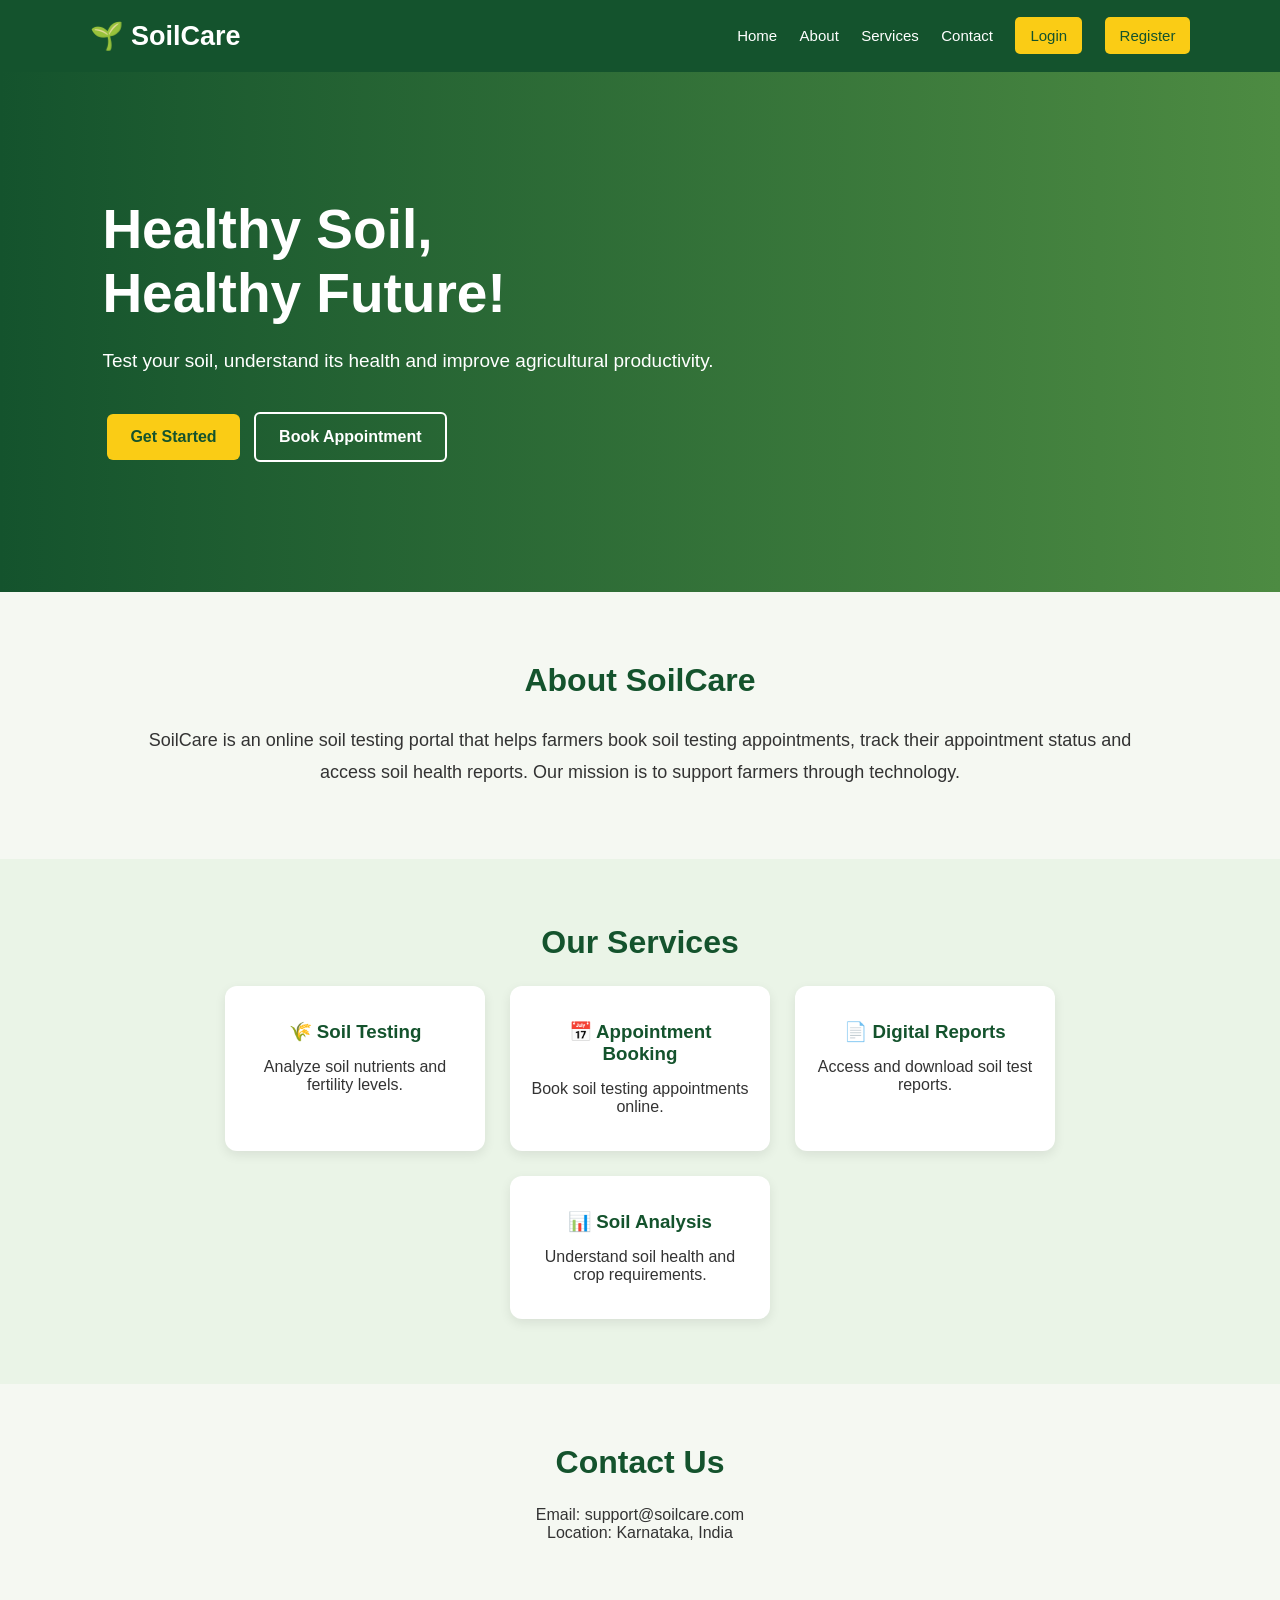
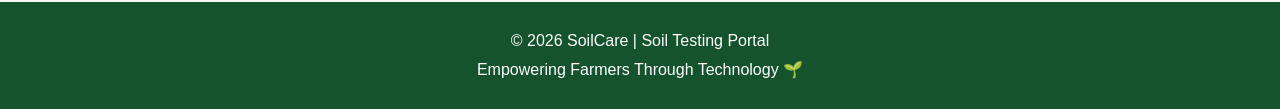
<file: index.html>
<!DOCTYPE html>
<html lang="en">
<head>
    <meta charset="UTF-8">
    <meta name="viewport" content="width=device-width, initial-scale=1.0">
    <title>SoilCare - Soil Testing Portal</title>
    <link rel="stylesheet" href="style.css">
</head>
<body>

<header>
    <div class="logo">🌱 SoilCare</div>

    <nav>
        <a href="index.html">Home</a>
        <a href="#about">About</a>
        <a href="#services">Services</a>
        <a href="#contact">Contact</a>
        <a href="login.html" class="nav-btn">Login</a>
        <a href="register.html" class="nav-btn">Register</a>
    </nav>
</header>

<section class="hero">
    <div class="hero-content">
        <h1>Healthy Soil,<br>Healthy Future!</h1>

        <p>
            Test your soil, understand its health and
            improve agricultural productivity.
        </p>

        <a href="register.html" class="main-btn">Get Started</a>
        <a href="login.html" class="outline-btn">Book Appointment</a>
    </div>
</section>

<section class="about" id="about">
    <h2>About SoilCare</h2>

    <p>
        SoilCare is an online soil testing portal that helps
        farmers book soil testing appointments, track their
        appointment status and access soil health reports.
        Our mission is to support farmers through technology.
    </p>
</section>

<section class="services" id="services">
    <h2>Our Services</h2>

    <div class="service-container">

        <div class="service-card">
            <h3>🌾 Soil Testing</h3>
            <p>Analyze soil nutrients and fertility levels.</p>
        </div>

        <div class="service-card">
            <h3>📅 Appointment Booking</h3>
            <p>Book soil testing appointments online.</p>
        </div>

        <div class="service-card">
            <h3>📄 Digital Reports</h3>
            <p>Access and download soil test reports.</p>
        </div>

        <div class="service-card">
            <h3>📊 Soil Analysis</h3>
            <p>Understand soil health and crop requirements.</p>
        </div>

    </div>
</section>

<section class="contact" id="contact">
    <h2>Contact Us</h2>
    <p>Email: support@soilcare.com</p>
    <p>Location: Karnataka, India</p>
</section>

<footer>
    <p>© 2026 SoilCare | Soil Testing Portal</p>
    <p>Empowering Farmers Through Technology 🌱</p>
</footer>

</body>
</html>
</file>
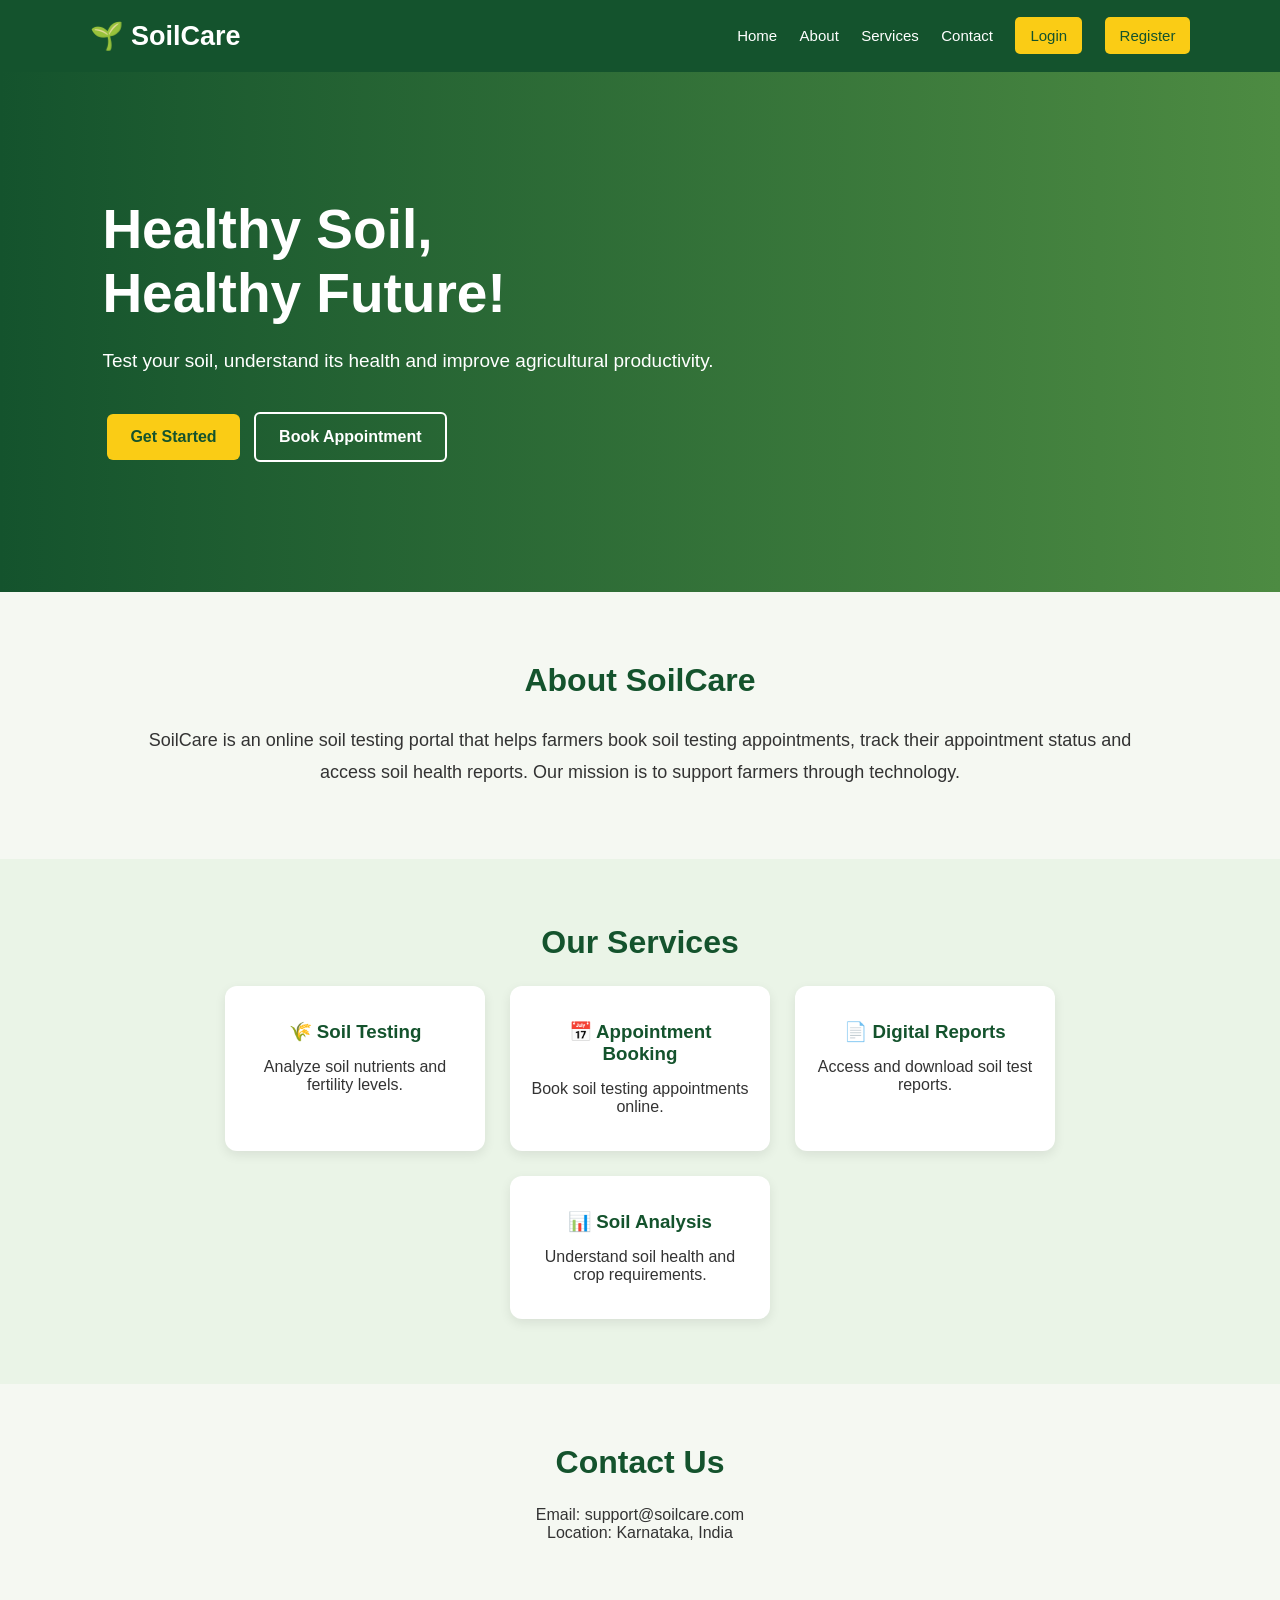
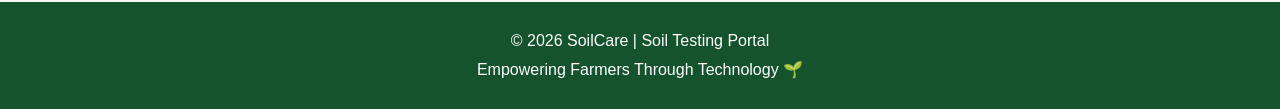
<file: admin.html>
<!DOCTYPE html>
<html lang="en">
<head>
    <meta charset="UTF-8">
    <meta name="viewport" content="width=device-width, initial-scale=1.0">
    <title>SoilCare Admin</title>
    <link rel="stylesheet" href="style.css">
</head>
<body>

<header>
    <div class="logo">🌱 SoilCare Admin</div>
    <nav>
        <a href="index.html">Home</a>
        <button class="logout-btn" onclick="adminLogout()">Logout</button>
    </nav>
</header>

<h1 class="page-title">Admin Dashboard</h1>

<div class="form-container">
    <h2>Upload Soil Testing Report</h2>

    <form id="uploadForm">

        <input type="text"
               id="reportAppointment"
               placeholder="Enter Appointment ID"
               required>

        <input type="file"
               id="reportFile"
               accept=".pdf"
               required>

        <button type="submit">Upload PDF Report</button>

    </form>
</div>

<div class="table-container">
    <h2>Farmer Appointments</h2>

    <table>
        <thead>
            <tr>
                <th>Appointment ID</th>
                <th>Farmer</th>
                <th>Mobile</th>
                <th>Village</th>
                <th>Soil Type</th>
                <th>Crop</th>
                <th>Date</th>
                <th>Status</th>
                <th>Action</th>
            </tr>
        </thead>

        <tbody id="appointmentTable"></tbody>
    </table>
</div>

<script src="script.js"></script>

</body>
</html>
</file>
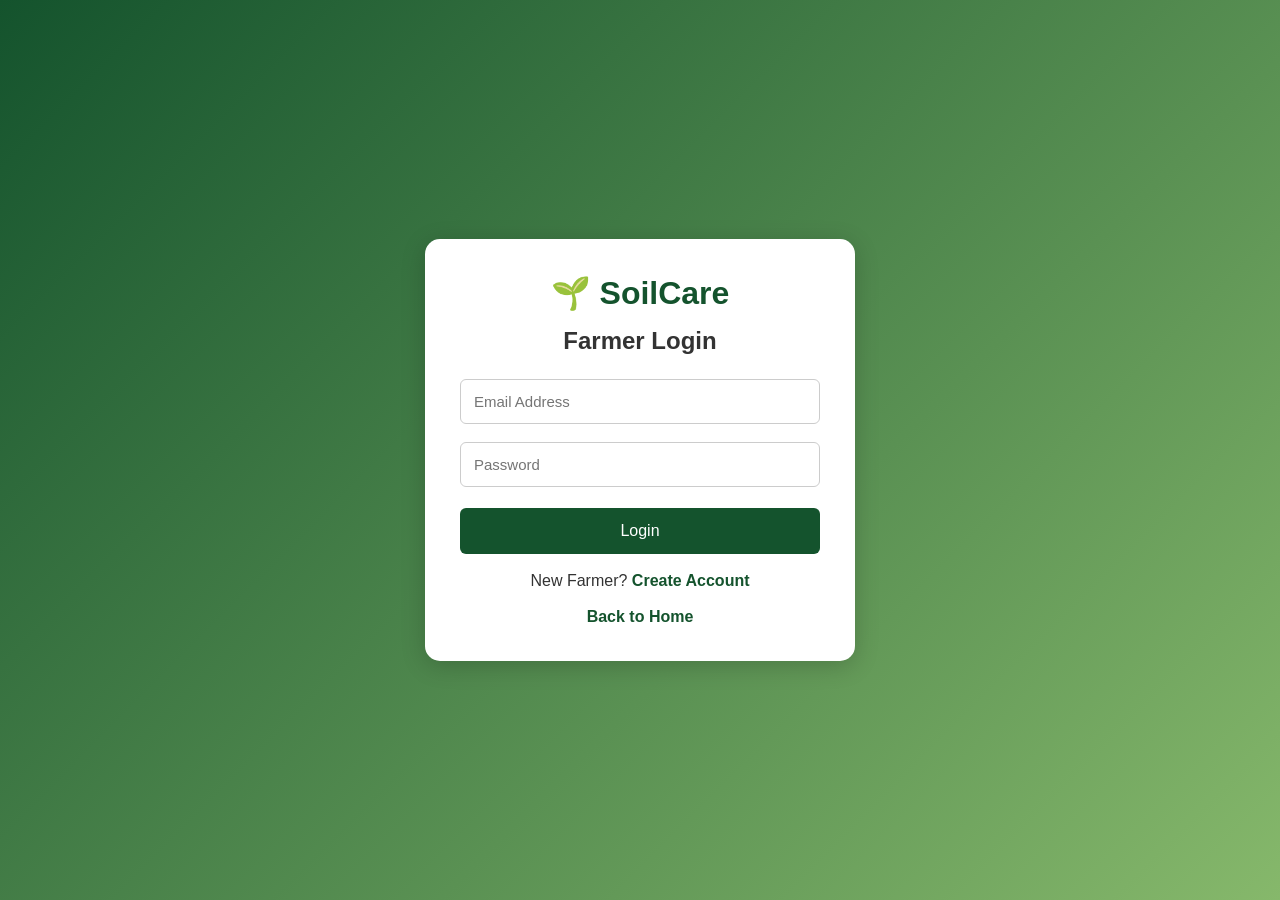
<file: appointment.html>
<!DOCTYPE html>
<html lang="en">
<head>
    <meta charset="UTF-8">
    <meta name="viewport" content="width=device-width, initial-scale=1.0">
    <title>Book Appointment</title>
    <link rel="stylesheet" href="style.css">
</head>
<body>

<header>
    <div class="logo">🌱 SoilCare</div>

    <nav>
        <a href="dashboard.html">Dashboard</a>
        <a href="reports.html">Reports</a>
        <button class="logout-btn" onclick="logout()">Logout</button>
    </nav>
</header>

<h1 class="page-title">Soil Testing Appointment</h1>

<div class="form-container">

    <h2>Enter Soil Details</h2>

    <form id="appointmentForm">

        <input type="text" id="farmer"
            placeholder="Farmer Name" required>

        <input type="tel" id="mobile"
            placeholder="Mobile Number" required
            pattern="[0-9]{10}" maxlength="10">

        <input type="text" id="village"
            placeholder="Village Name" required>

        <input type="text" id="land"
            placeholder="Land Area (e.g. 2 Acres)" required>

        <select id="soilType" required>
            <option value="">Select Soil Type</option>
            <option>Red Soil</option>
            <option>Black Soil</option>
            <option>Alluvial Soil</option>
            <option>Sandy Soil</option>
            <option>Clay Soil</option>
            <option>Other</option>
        </select>

        <input type="text" id="crop"
            placeholder="Crop Currently Growing / Planned" required>

        <input type="date" id="date" required>

        <textarea id="description"
            placeholder="Additional Information"></textarea>

        <button type="submit">Submit Appointment</button>

    </form>

</div>

<script src="script.js"></script>
</body>
</html>
</file>
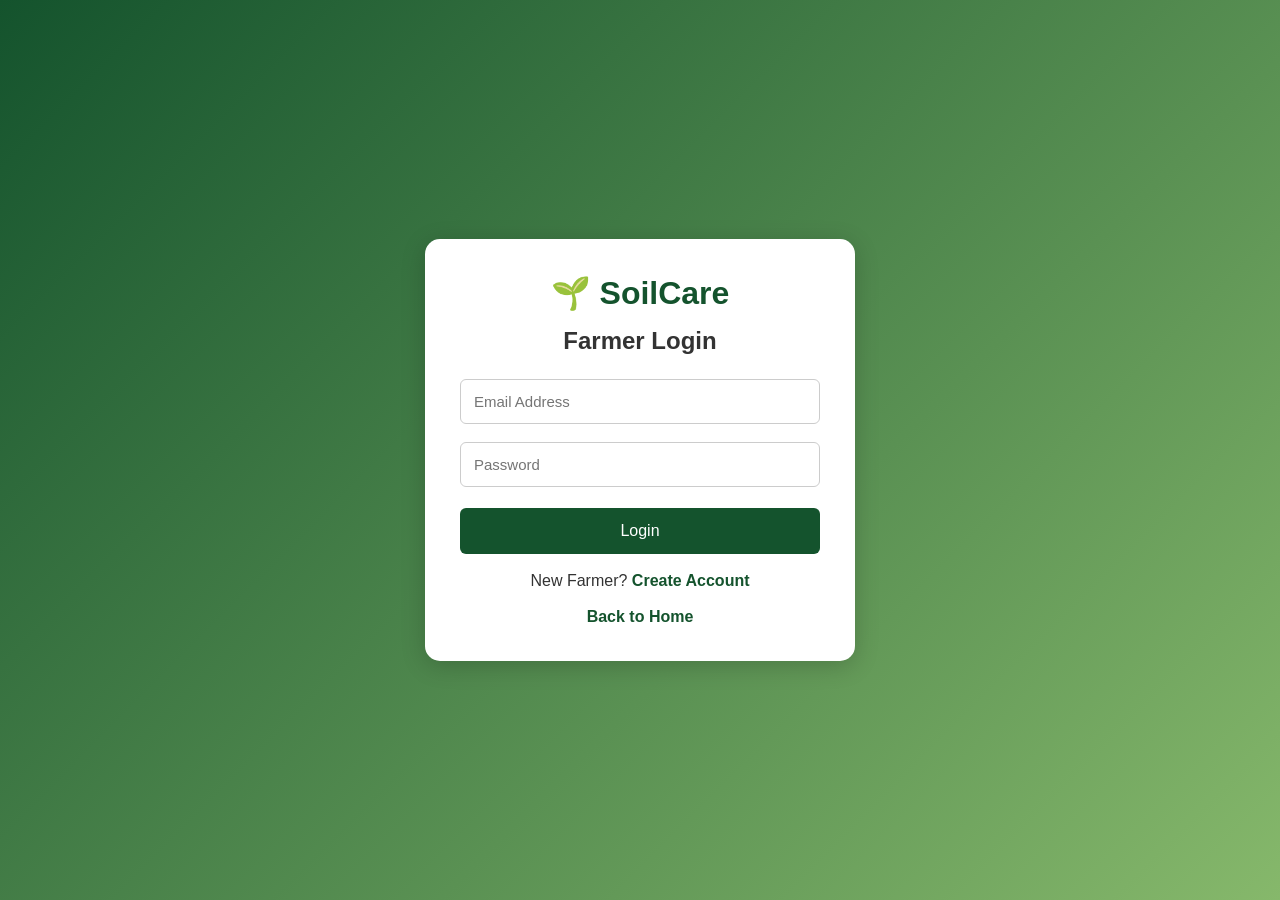
<file: dashboard.html>
<!DOCTYPE html>
<html lang="en">
<head>
    <meta charset="UTF-8">
    <meta name="viewport" content="width=device-width, initial-scale=1.0">
    <title>Farmer Dashboard</title>
    <link rel="stylesheet" href="style.css">
</head>
<body>

<header>
    <div class="logo">🌱 SoilCare</div>

    <nav>
        <a href="dashboard.html">Dashboard</a>
        <a href="appointment.html">Book Appointment</a>
        <a href="reports.html">Reports</a>
        <button class="logout-btn" onclick="logout()">Logout</button>
    </nav>
</header>

<h1 class="page-title">
    Welcome, <span id="farmerName">Farmer</span>!
</h1>

<section class="dashboard">

    <div class="dashboard-cards">

        <div class="dash-card">
            <h2>Total Appointments</h2>
            <p id="totalAppointments">0</p>
        </div>

        <div class="dash-card">
            <h2>Pending</h2>
            <p id="pendingAppointments">0</p>
        </div>

        <div class="dash-card">
            <h2>Completed</h2>
            <p id="completedAppointments">0</p>
        </div>

        <div class="dash-card">
            <h2>Reports</h2>
            <p id="totalReports">0</p>
        </div>

    </div>

    <br><br>

    <div style="text-align:center;">

        <a href="appointment.html" class="page-btn">
            Book Soil Testing
        </a>

        <a href="reports.html" class="page-btn">
            View Soil Reports
        </a>

    </div>

</section>

<script src="script.js"></script>
</body>
</html>
</file>
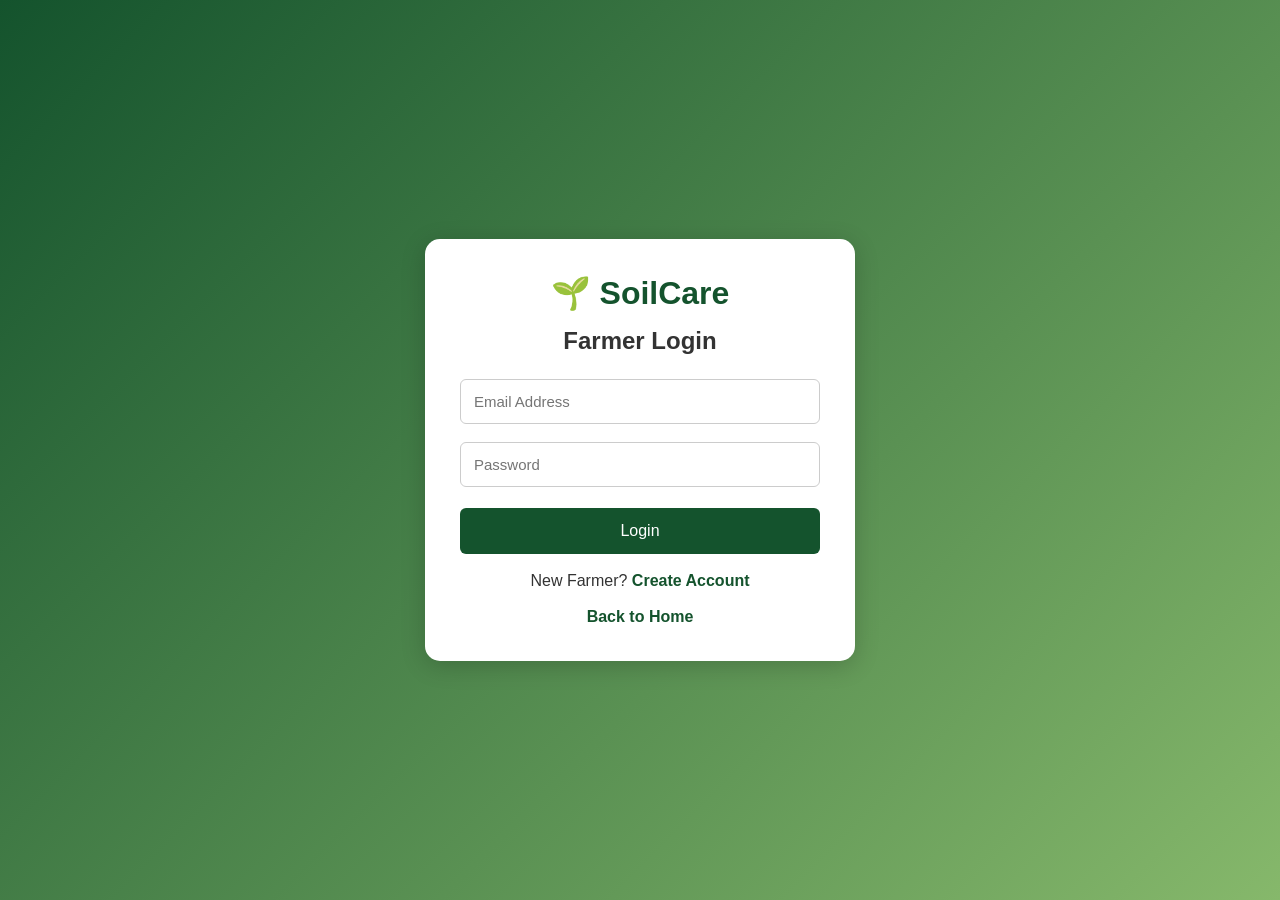
<file: login.html>
<!DOCTYPE html>
<html lang="en">
<head>
    <meta charset="UTF-8">
    <meta name="viewport" content="width=device-width, initial-scale=1.0">
    <title>Farmer Login</title>
    <link rel="stylesheet" href="style.css">
</head>
<body>

<div class="auth-container">

    <div class="auth-box">

        <h1>🌱 SoilCare</h1>
        <h2>Farmer Login</h2>

        <form id="loginForm">

            <input type="email" id="loginEmail"
                placeholder="Email Address" required>

            <input type="password" id="loginPassword"
                placeholder="Password" required>

            <button type="submit">Login</button>

        </form>

        <p>New Farmer?
            <a href="register.html">Create Account</a>
        </p>

        <a href="index.html">Back to Home</a>

    </div>

</div>

<script src="script.js"></script>
</body>
</html>
</file>
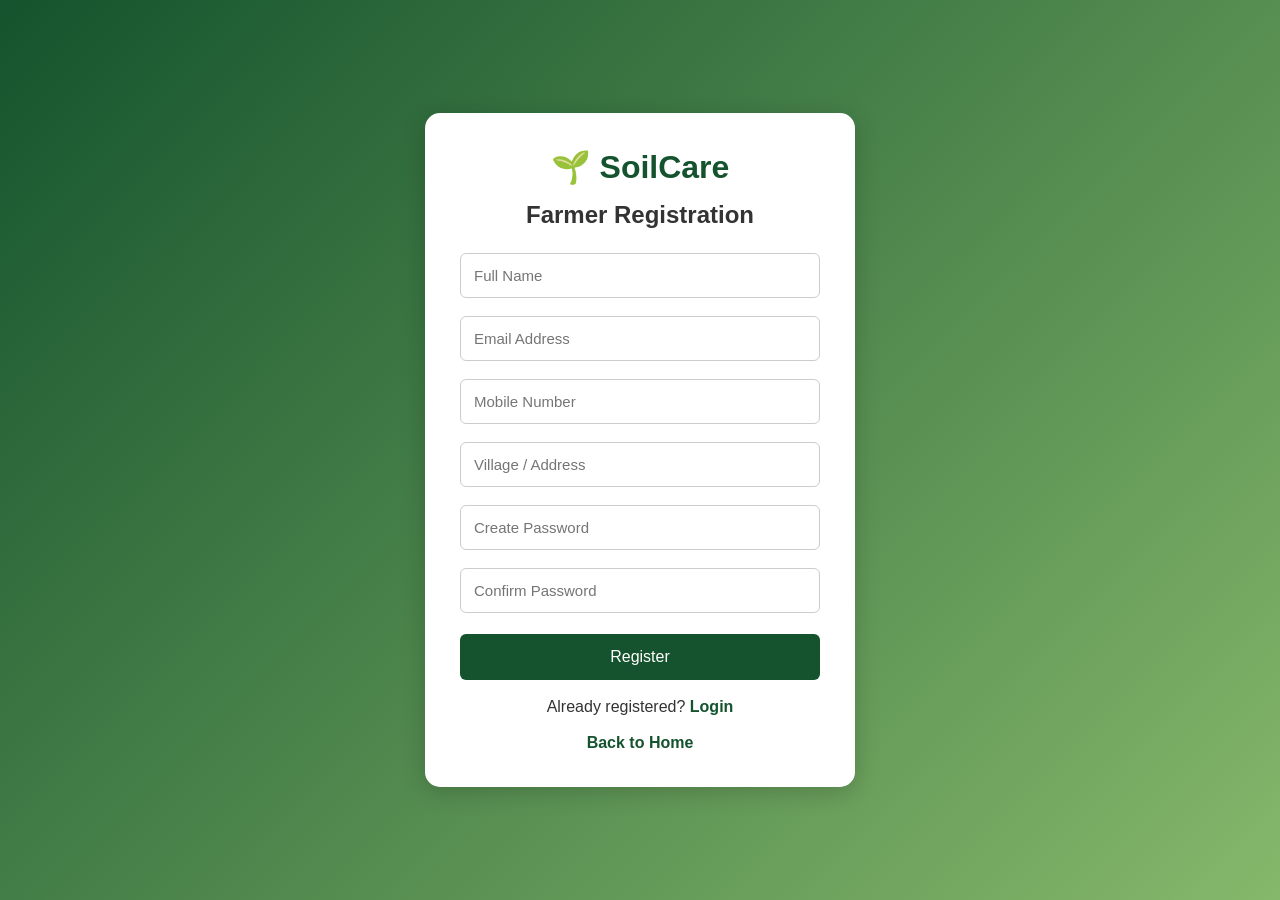
<file: register.html>
<!DOCTYPE html>
<html lang="en">
<head>
    <meta charset="UTF-8">
    <meta name="viewport" content="width=device-width, initial-scale=1.0">
    <title>Farmer Registration</title>
    <link rel="stylesheet" href="style.css">
</head>
<body>

<div class="auth-container">

    <div class="auth-box">

        <h1>🌱 SoilCare</h1>
        <h2>Farmer Registration</h2>

        <form id="registerForm">

            <input type="text" id="name"
                placeholder="Full Name" required>

            <input type="email" id="email"
                placeholder="Email Address" required>

            <input type="tel" id="phone"
                placeholder="Mobile Number" required
                pattern="[0-9]{10}" maxlength="10">

            <input type="text" id="address"
                placeholder="Village / Address" required>

            <input type="password" id="password"
                placeholder="Create Password" required>

            <input type="password" id="confirmPassword"
                placeholder="Confirm Password" required>

            <button type="submit">Register</button>

        </form>

        <p>Already registered?
            <a href="login.html">Login</a>
        </p>

        <a href="index.html">Back to Home</a>

    </div>

</div>

<script src="script.js"></script>
</body>
</html>
</file>
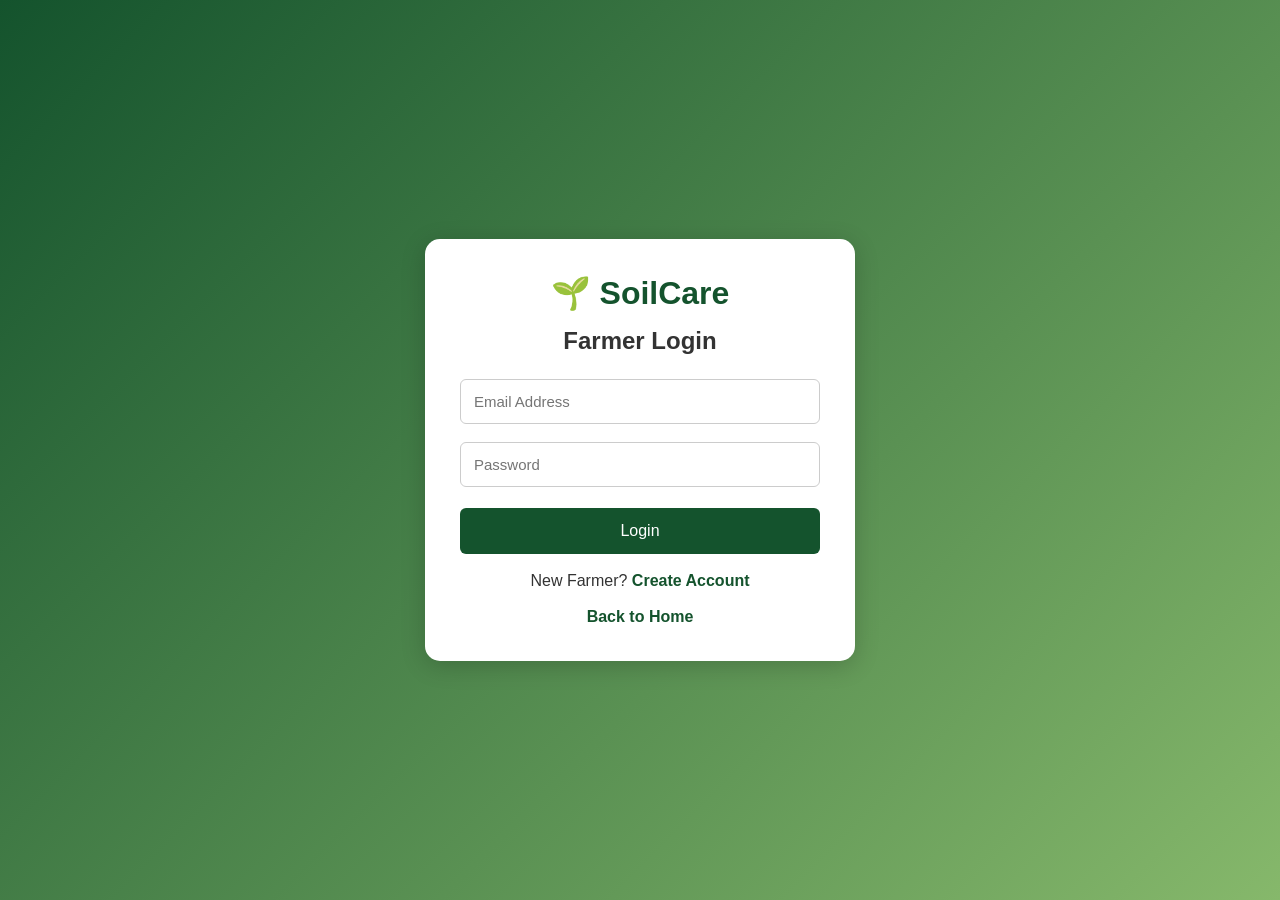
<file: reports.html>
<!DOCTYPE html>
<html lang="en">
<head>
    <meta charset="UTF-8">
    <meta name="viewport" content="width=device-width, initial-scale=1.0">
    <title>Soil Test Reports</title>
    <link rel="stylesheet" href="style.css">
</head>
<body>

<header>
    <div class="logo">🌱 SoilCare</div>

    <nav>
        <a href="dashboard.html">Dashboard</a>
        <a href="appointment.html">Appointment</a>
        <button class="logout-btn" onclick="logout()">Logout</button>
    </nav>
</header>

<h1 class="page-title">My Soil Testing Reports</h1>

<div class="table-container">

    <table>
        <thead>
            <tr>
                <th>Report ID</th>
                <th>Farmer</th>
                <th>Date</th>
                <th>Report</th>
            </tr>
        </thead>

        <tbody id="reportTable"></tbody>

    </table>

</div>

<script src="script.js"></script>
</body>
</html>
</file>
<file: style.css>
* {
    margin: 0;
    padding: 0;
    box-sizing: border-box;
    font-family: Arial, sans-serif;
}

html {
    scroll-behavior: smooth;
}

body {
    background: #f5f8f2;
    color: #333;
}

/* HEADER */

header {
    background: #14532d;
    color: white;
    padding: 20px 7%;
    display: flex;
    justify-content: space-between;
    align-items: center;
    flex-wrap: wrap;
}

.logo {
    font-size: 27px;
    font-weight: bold;
}

nav a {
    text-decoration: none;
    color: white;
    margin-left: 18px;
    font-size: 15px;
}

nav a:hover {
    color: #facc15;
}

.nav-btn {
    background: #facc15;
    color: #14532d;
    padding: 10px 15px;
    border-radius: 5px;
}

/* HERO */

.hero {
    min-height: 520px;
    display: flex;
    align-items: center;
    padding: 60px 8%;
    color: white;

    background: linear-gradient(
        90deg,
        #14532d,
        #4d8b42
    );
}

.hero-content {
    max-width: 650px;
}

.hero h1 {
    font-size: 55px;
    margin-bottom: 20px;
}

.hero p {
    font-size: 19px;
    line-height: 1.7;
    margin-bottom: 30px;
}

.main-btn,
.outline-btn {
    display: inline-block;
    text-decoration: none;
    padding: 14px 23px;
    border-radius: 6px;
    margin: 5px;
    font-weight: bold;
}

.main-btn {
    background: #facc15;
    color: #14532d;
}

.outline-btn {
    border: 2px solid white;
    color: white;
}

/* ABOUT */

.about {
    padding: 70px 10%;
    text-align: center;
}

.about h2,
.services h2,
.contact h2 {
    font-size: 32px;
    color: #14532d;
    margin-bottom: 25px;
}

.about p {
    font-size: 18px;
    line-height: 1.8;
}

/* SERVICES */

.services {
    padding: 65px 8%;
    text-align: center;
    background: #eaf4e7;
}

.service-container {
    display: flex;
    justify-content: center;
    gap: 25px;
    flex-wrap: wrap;
}

.service-card {
    background: white;
    width: 260px;
    padding: 35px 20px;
    border-radius: 12px;
    box-shadow: 0 4px 12px #00000015;
}

.service-card h3 {
    color: #14532d;
    margin-bottom: 15px;
}

/* CONTACT */

.contact {
    text-align: center;
    padding: 60px 20px;
}

/* FOOTER */

footer {
    background: #14532d;
    color: white;
    text-align: center;
    padding: 25px;
    line-height: 1.8;
}

/* AUTHENTICATION */

.auth-container {
    min-height: 100vh;
    display: flex;
    justify-content: center;
    align-items: center;
    padding: 25px;
    background: linear-gradient(135deg, #14532d, #86b86b);
}

.auth-box {
    background: white;
    width: 100%;
    max-width: 430px;
    padding: 35px;
    border-radius: 15px;
    text-align: center;
    box-shadow: 0 5px 25px #00000030;
}

.auth-box h1 {
    color: #14532d;
    margin-bottom: 15px;
}

.auth-box h2 {
    margin-bottom: 15px;
}

.auth-box p {
    margin: 15px 0;
    line-height: 1.5;
}

input,
select,
textarea {
    width: 100%;
    padding: 13px;
    margin: 9px 0;
    border: 1px solid #ccc;
    border-radius: 6px;
    font-size: 15px;
}

button {
    cursor: pointer;
}

.auth-box button,
.form-container button {
    width: 100%;
    padding: 14px;
    background: #14532d;
    color: white;
    border: none;
    border-radius: 6px;
    font-size: 16px;
    margin-top: 12px;
}

.auth-box button:hover,
.form-container button:hover {
    background: #267a42;
}

.auth-box a {
    color: #14532d;
    text-decoration: none;
    font-weight: bold;
}

/* DASHBOARD */

.page-title {
    text-align: center;
    padding: 40px 15px;
    color: #14532d;
}

.dashboard {
    padding: 30px 7%;
}

.dashboard-cards {
    display: grid;
    grid-template-columns: repeat(auto-fit, minmax(210px, 1fr));
    gap: 20px;
}

.dash-card {
    background: white;
    padding: 30px;
    border-radius: 12px;
    box-shadow: 0 3px 12px #00000015;
    text-align: center;
}

.dash-card h2 {
    color: #14532d;
    margin-bottom: 12px;
}

.dash-card p {
    font-size: 25px;
    font-weight: bold;
}

/* FORM */

.form-container {
    max-width: 650px;
    margin: 30px auto 60px;
    background: white;
    padding: 35px;
    border-radius: 12px;
    box-shadow: 0 3px 15px #00000015;
}

.form-container h2 {
    text-align: center;
    color: #14532d;
    margin-bottom: 20px;
}

/* TABLE */

.table-container {
    width: 92%;
    margin: 30px auto;
    overflow-x: auto;
}

table {
    width: 100%;
    border-collapse: collapse;
    background: white;
}

th, td {
    padding: 14px;
    border: 1px solid #ddd;
    text-align: center;
}

th {
    background: #14532d;
    color: white;
}

.status {
    color: #14532d;
    font-weight: bold;
}

.action-btn {
    padding: 8px 12px;
    background: #14532d;
    color: white;
    border: none;
    border-radius: 5px;
    margin: 3px;
}

/* BUTTONS */

.page-btn {
    display: inline-block;
    background: #14532d;
    color: white;
    padding: 12px 20px;
    text-decoration: none;
    border-radius: 6px;
    margin: 10px;
}

.logout-btn {
    background: #dc2626;
    color: white;
    padding: 10px 18px;
    border: none;
    border-radius: 5px;
}

/* RESPONSIVE */

@media(max-width: 768px) {

    header {
        flex-direction: column;
        gap: 20px;
    }

    nav {
        text-align: center;
    }

    nav a {
        display: inline-block;
        margin: 8px;
    }

    .hero h1 {
        font-size: 38px;
    }

    .dashboard-cards {
        grid-template-columns: 1fr;
    }

    .form-container {
        margin: 20px;
    }
}
</file>
